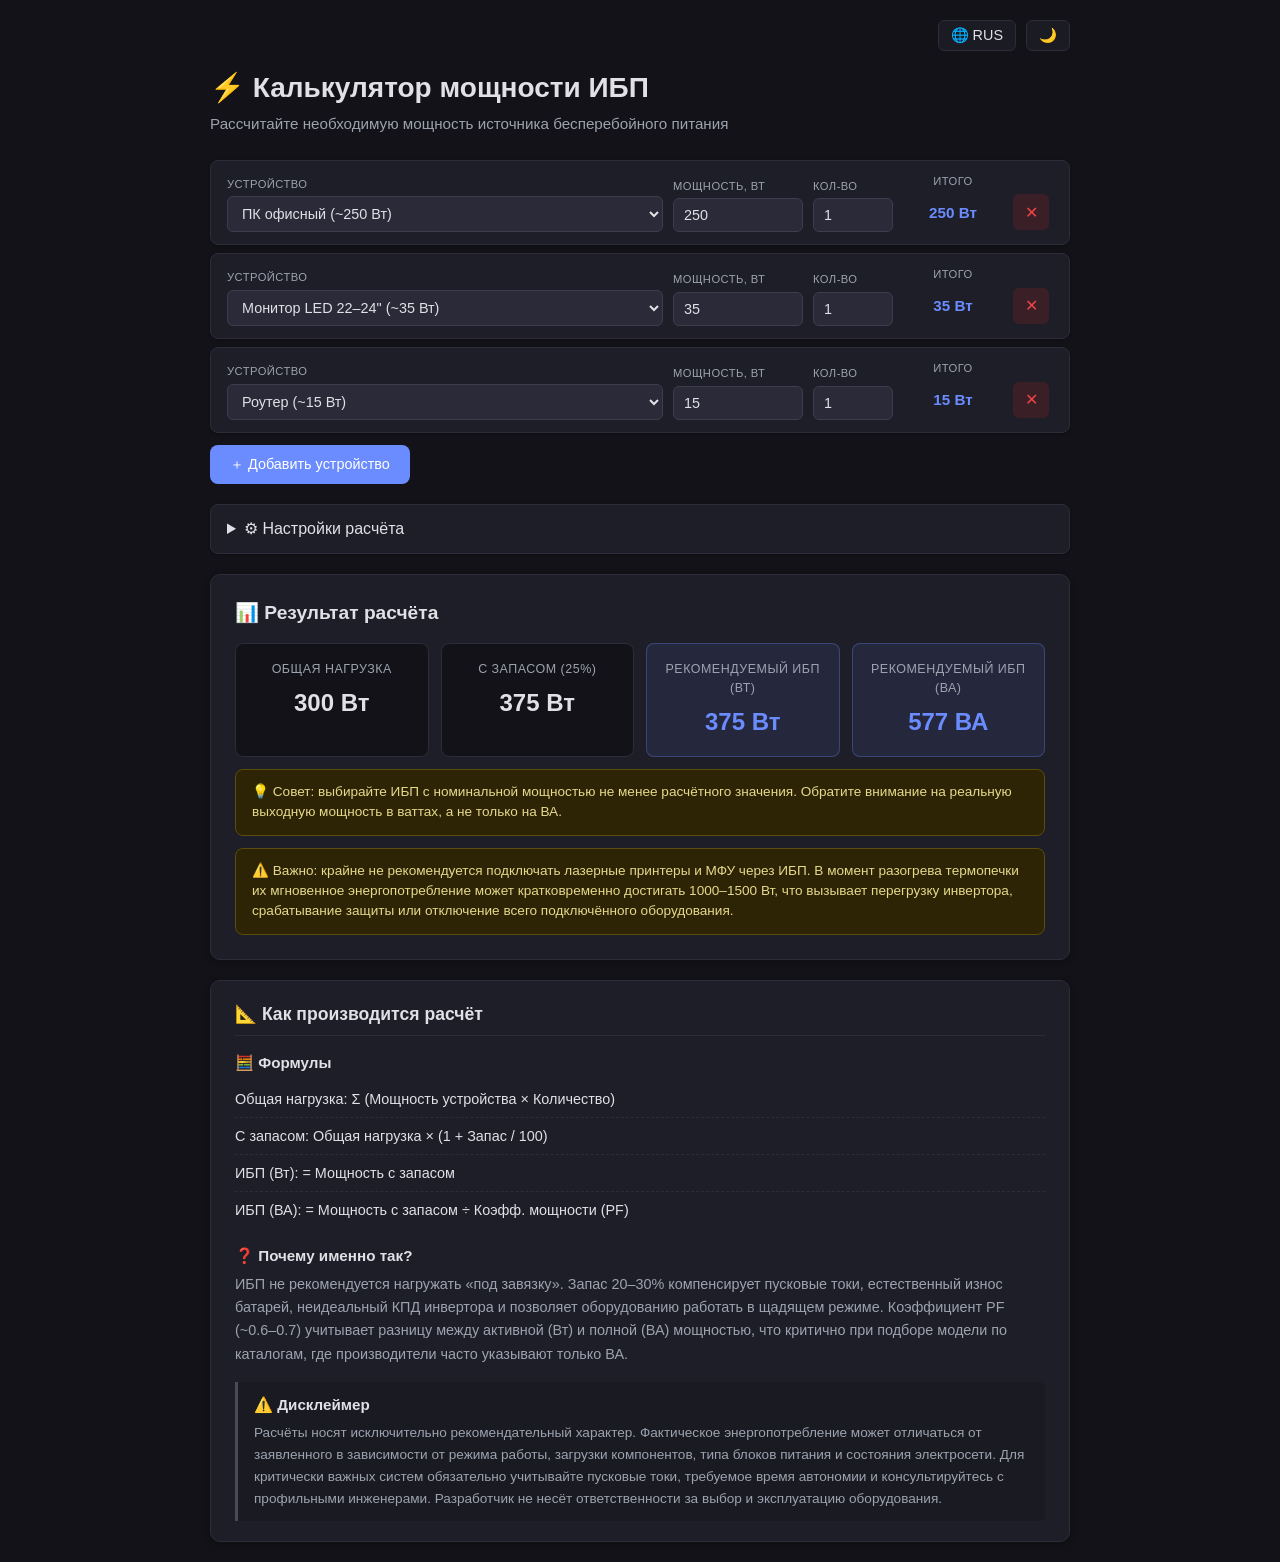
<file: index.html>
<!DOCTYPE html>
<html lang="ru">
<head>
    <meta charset="UTF-8">
    <meta name="viewport" content="width=device-width, initial-scale=1.0">
    <title data-i18n="pageTitle">Калькулятор мощности ИБП</title>
    <link rel="stylesheet" href="style.css">
</head>
<body>

<div class="container">
    <div class="top-bar">
        <button id="langToggle" class="toggle-btn" title="Switch Language">🌐 RUS</button>
        <button id="themeToggle" class="toggle-btn" title="Toggle Theme">🌙</button>
    </div>

    <h1 data-i18n="title">⚡ Калькулятор мощности ИБП</h1>
    <p class="subtitle" data-i18n="subtitle">Рассчитайте необходимую мощность источника бесперебойного питания</p>

    <div class="device-template" id="deviceTemplate" style="display:none;">
        <div class="device-row">
            <div class="device-name">
                <label data-i18n="deviceLabel">Устройство</label>
                <select class="device-select"></select>
                <input type="text" class="custom-name" data-i18n-placeholder="customNamePh" placeholder="Название..." style="display:none;">
            </div>

            <div class="device-watts">
                <label data-i18n="powerLabel">Мощность, Вт</label>
                <input type="number" class="watts-input" min="1" max="10000" value="0" data-i18n-placeholder="wattsPh" placeholder="Вт">
            </div>

            <div class="device-qty">
                <label data-i18n="qtyLabel">Кол-во</label>
                <input type="number" class="qty-input" min="1" max="100" value="1">
            </div>

            <div class="device-subtotal">
                <label data-i18n="totalLabel">Итого</label>
                <span class="subtotal-value">0 Вт</span>
            </div>

            <div class="device-actions">
                <button class="btn-remove" title="Удалить устройство">✕</button>
            </div>
        </div>
    </div>

    <div class="devices-list" id="devicesList"></div>

    <div class="toolbar">
        <button class="btn-add" id="btnAddDevice" data-i18n="addDevice">＋ Добавить устройство</button>
    </div>

    <div class="settings-panel">
        <details>
            <summary data-i18n="settingsSummary">⚙ Настройки расчёта</summary>
            <div class="settings-content">
                <div class="setting-row">
                    <label for="marginPercent" data-i18n="marginLabel">Запас мощности, %</label>
                    <input type="number" id="marginPercent" min="0" max="100" value="25">
                    <span class="hint" data-i18n="marginHint">Рекомендуется 20–30%</span>
                </div>
                <div class="setting-row">
                    <label for="powerFactor" data-i18n="pfLabel">Коэфф. мощности (PF)</label>
                    <input type="number" id="powerFactor" min="0.4" max="1" step="0.05" value="0.65">
                    <span class="hint" data-i18n="pfHint">Обычно 0.6–0.7 для линейно-интерактивных</span>
                </div>
            </div>
        </details>
    </div>

    <div class="results-panel" id="resultsPanel">
        <h2 data-i18n="resultsTitle">📊 Результат расчёта</h2>

        <div class="results-grid">
            <div class="result-card">
                <div class="result-label" data-i18n="totalLoad">Общая нагрузка</div>
                <div class="result-value" id="totalWatts">0 Вт</div>
            </div>
            <div class="result-card">
                <div class="result-label"><span data-i18n="withMargin">С запасом</span> (<span id="marginValue">25</span>%)</div>
                <div class="result-value" id="withMargin">0 Вт</div>
            </div>
            <div class="result-card highlight">
                <div class="result-label" data-i18n="recWatts">Рекомендуемый ИБП (Вт)</div>
                <div class="result-value" id="recWatts">0 Вт</div>
            </div>
            <div class="result-card highlight">
                <div class="result-label" data-i18n="recVA">Рекомендуемый ИБП (ВА)</div>
                <div class="result-value" id="recVA">0 ВА</div>
            </div>
        </div>

        <div class="result-note">
            <p data-i18n="tip">💡 Совет: выбирайте ИБП с номинальной мощностью не менее расчётного значения. Обратите внимание на реальную выходную мощность в ваттах, а не только на ВА.</p>
        </div>
        
        <!-- 👇 НОВЫЙ БЛОК: Предупреждение про принтеры/МФУ -->
        <div class="result-note">
            <p data-i18n="printerWarning">⚠️ Важно: крайне не рекомендуется подключать лазерные принтеры и МФУ через ИБП. В момент разогрева термопечки их мгновенное энергопотребление может кратковременно достигать 1000–1500 Вт, что вызывает перегрузку инвертора, срабатывание защиты или отключение всего подключённого оборудования.</p>
        </div>
    </div>

    <div class="calc-info-panel">
        <h3 data-i18n="calcInfoTitle">📐 Как производится расчёт</h3>
        
        <div class="calc-info-section">
            <h4 data-i18n="formulasTitle">🧮 Формулы</h4>
            <ul class="calc-formula-list">
                <li data-i18n="f1">Общая нагрузка: Σ (Мощность устройства × Количество)</li>
                <li data-i18n="f2">С запасом: Общая нагрузка × (1 + Запас / 100)</li>
                <li data-i18n="f3">ИБП (Вт): = Мощность с запасом</li>
                <li data-i18n="f4">ИБП (ВА): = Мощность с запасом ÷ Коэфф. мощности (PF)</li>
            </ul>
        </div>

        <div class="calc-info-section">
            <h4 data-i18n="whyTitle">❓ Почему именно так?</h4>
            <p data-i18n="whyText">ИБП не рекомендуется нагружать «под завязку». Запас 20–30% компенсирует пусковые токи, естественный износ батарей, неидеальный КПД инвертора и позволяет оборудованию работать в щадящем режиме. Коэффициент PF (~0.6–0.7) учитывает разницу между активной (Вт) и полной (ВА) мощностью, что критично при подборе модели по каталогам, где производители часто указывают только ВА.</p>
        </div>

        <div class="calc-info-section disclaimer-box">
            <h4 data-i18n="disclaimerTitle">⚠️ Дисклеймер</h4>
            <p data-i18n="disclaimerText">Расчёты носят исключительно рекомендательный характер. Фактическое энергопотребление может отличаться от заявленного в зависимости от режима работы, загрузки компонентов, типа блоков питания и состояния электросети. Для критически важных систем обязательно учитывайте пусковые токи, требуемое время автономии и консультируйтесь с профильными инженерами. Разработчик не несёт ответственности за выбор и эксплуатацию оборудования.</p>
        </div>
    </div>
</div>

<script src="script.js"></script>
</body>
</html>
</file>
<file: style.css>
/* ── CSS Переменные (Тёмная тема по умолчанию) ── */
:root {
    --bg: #121218;
    --text: #e0e0e6;
    --text-muted: #9ca3af;
    --card-bg: #1e1e28;
    --card-border: #2d2d3a;
    --input-bg: #2a2a38;
    --input-border: #3d3d4f;
    --input-text: #e0e0e6;
    --accent: #6b8cff;
    --accent-hover: #5a7be0;
    --accent-active: #4a6cf7;
    --highlight-bg: rgba(107, 140, 255, 0.1);
    --highlight-border: rgba(107, 140, 255, 0.3);
    --note-bg: #2c2405;
    --note-border: #5c4d0a;
    --note-text: #e6d98c;
    --disclaimer-bg: #1a1a22;
    --disclaimer-border: #4a4a5a;
    --shadow: rgba(0, 0, 0, 0.3);
    --topbar-bg: rgba(30, 30, 40, 0.8);
}

/* ── Светлая тема ── */
.light-theme {
    --bg: #f5f7fa;
    --text: #1a1a2e;
    --text-muted: #666;
    --card-bg: #fff;
    --card-border: #e0e4e9;
    --input-bg: #fafbfc;
    --input-border: #d1d5db;
    --input-text: #1a1a2e;
    --accent: #4a6cf7;
    --accent-hover: #3b5de7;
    --accent-active: #2c4bd8;
    --highlight-bg: #eef2ff;
    --highlight-border: #c7d2fe;
    --note-bg: #fffbeb;
    --note-border: #fde68a;
    --note-text: #92400e;
    --disclaimer-bg: #f8f9fa;
    --disclaimer-border: #9ca3af;
    --shadow: rgba(0, 0, 0, 0.08);
    --topbar-bg: rgba(255, 255, 255, 0.85);
}

/* ── Базовые стили ── */
*, *::before, *::after { box-sizing: border-box; margin: 0; padding: 0; }

body {
    font-family: -apple-system, BlinkMacSystemFont, "Segoe UI", Roboto, Helvetica, Arial, sans-serif;
    background: var(--bg);
    color: var(--text);
    line-height: 1.5;
    padding: 20px;
    transition: background-color 0.3s, color 0.3s;
}

.container { max-width: 860px; margin: 0 auto; }

/* ── Верхняя панель ── */
.top-bar {
    display: flex; justify-content: flex-end; gap: 10px; margin-bottom: 16px;
    position: sticky; top: 10px; z-index: 10;
}
.toggle-btn {
    background: var(--topbar-bg); border: 1px solid var(--card-border); color: var(--text);
    padding: 6px 12px; border-radius: 6px; cursor: pointer; font-size: 0.9rem;
    backdrop-filter: blur(6px); transition: all 0.2s;
}
.toggle-btn:hover { background: var(--card-bg); border-color: var(--accent); }

/* ── Заголовки ── */
h1 { font-size: 1.75rem; margin-bottom: 4px; }
.subtitle { color: var(--text-muted); margin-bottom: 24px; font-size: 0.95rem; }

/* ── Строка устройства ── */
.device-row {
    display: grid; grid-template-columns: 1fr 130px 80px 100px 40px; gap: 10px;
    align-items: end; padding: 12px 16px; background: var(--card-bg);
    border: 1px solid var(--card-border); border-radius: 8px; margin-bottom: 8px;
    box-shadow: 0 1px 3px var(--shadow); animation: fadeIn 0.2s ease;
}
@keyframes fadeIn {
    from { opacity: 0; transform: translateY(-8px); }
    to   { opacity: 1; transform: translateY(0); }
}
.device-row label {
    display: block; font-size: 0.7rem; text-transform: uppercase;
    letter-spacing: 0.04em; color: var(--text-muted); margin-bottom: 4px;
}
.device-row select,
.device-row input[type="text"],
.device-row input[type="number"] {
    width: 100%; padding: 8px 10px; border: 1px solid var(--input-border);
    border-radius: 6px; font-size: 0.9rem; background: var(--input-bg);
    color: var(--input-text); transition: border-color 0.2s;
}
.device-row select:focus,
.device-row input:focus {
    outline: none; border-color: var(--accent);
    box-shadow: 0 0 0 3px rgba(107, 140, 255, 0.15);
}
.device-name .custom-name { margin-top: 6px; }
.device-subtotal { text-align: center; }
.subtotal-value {
    display: block; padding: 8px 0; font-weight: 600;
    font-size: 0.95rem; color: var(--accent);
}
.btn-remove {
    display: flex; align-items: center; justify-content: center;
    width: 36px; height: 36px; border: none;
    background: rgba(220, 38, 38, 0.15); color: #ef4444;
    border-radius: 6px; cursor: pointer; font-size: 1rem;
    transition: background 0.15s; margin-bottom: 2px;
}
.btn-remove:hover { background: rgba(220, 38, 38, 0.3); }

/* ── Панель инструментов ── */
.toolbar { margin: 12px 0 20px; }
.btn-add {
    padding: 10px 20px; background: var(--accent); color: #fff; border: none;
    border-radius: 8px; font-size: 0.9rem; cursor: pointer; transition: background 0.15s;
}
.btn-add:hover { background: var(--accent-hover); }

/* ── Настройки ── */
.settings-panel { margin-bottom: 20px; }
.settings-panel details {
    background: var(--card-bg); border: 1px solid var(--card-border);
    border-radius: 8px; box-shadow: 0 1px 3px var(--shadow);
}
.settings-panel summary {
    padding: 12px 16px; cursor: pointer; font-weight: 500;
    user-select: none; color: var(--text);
}
.settings-content { padding: 0 16px 16px; display: grid; grid-template-columns: 1fr 1fr; gap: 16px; }
.setting-row { display: flex; flex-direction: column; gap: 4px; }
.setting-row label { font-size: 0.85rem; font-weight: 500; color: var(--text); }
.setting-row input {
    padding: 8px 10px; border: 1px solid var(--input-border); border-radius: 6px;
    width: 100px; font-size: 0.9rem; background: var(--input-bg); color: var(--input-text);
}
.hint { font-size: 0.75rem; color: var(--text-muted); margin-top: 2px; }

/* ── Результаты ── */
.results-panel {
    background: var(--card-bg); border: 1px solid var(--card-border);
    border-radius: 10px; padding: 24px; box-shadow: 0 2px 8px var(--shadow);
}
.results-panel h2 { font-size: 1.2rem; margin-bottom: 16px; color: var(--text); }
.results-grid {
    display: grid; grid-template-columns: repeat(auto-fit, minmax(180px, 1fr));
    gap: 12px; margin-bottom: 12px;
}
.result-card {
    background: var(--bg); border: 1px solid var(--card-border);
    border-radius: 8px; padding: 16px; text-align: center;
}
.result-card.highlight { background: var(--highlight-bg); border: 1px solid var(--highlight-border); }
.result-label {
    font-size: 0.78rem; text-transform: uppercase; letter-spacing: 0.04em;
    color: var(--text-muted); margin-bottom: 6px;
}
.result-value { font-size: 1.5rem; font-weight: 700; color: var(--text); }
.result-card.highlight .result-value { color: var(--accent); }

/* ── Советы и предупреждения ── */
.result-note {
    margin-top: 12px;
    background: var(--note-bg);
    border: 1px solid var(--note-border);
    border-radius: 8px;
    padding: 12px 16px;
    font-size: 0.85rem;
    color: var(--note-text);
}

/* ── Блок пояснений ── */
.calc-info-panel {
    margin-top: 20px; background: var(--card-bg); border: 1px solid var(--card-border);
    border-radius: 10px; padding: 20px 24px; box-shadow: 0 2px 8px var(--shadow);
}
.calc-info-panel h3 {
    font-size: 1.1rem; margin-bottom: 16px; color: var(--text);
    border-bottom: 1px solid var(--card-border); padding-bottom: 8px;
}
.calc-info-section { margin-bottom: 16px; }
.calc-info-section:last-child { margin-bottom: 0; }
.calc-info-section h4 { font-size: 0.95rem; margin-bottom: 6px; color: var(--text); }
.calc-formula-list { list-style: none; padding-left: 0; }
.calc-formula-list li {
    padding: 8px 0; border-bottom: 1px dashed var(--card-border);
    font-size: 0.9rem; line-height: 1.4; color: var(--text);
}
.calc-formula-list li:last-child { border-bottom: none; }
.calc-info-section p {
    font-size: 0.9rem; color: var(--text-muted); line-height: 1.6; margin-top: 4px;
}
.disclaimer-box {
    background: var(--disclaimer-bg); border-left: 3px solid var(--disclaimer-border);
    padding: 12px 16px; border-radius: 0 6px 6px 0;
}
.disclaimer-box p { color: var(--text-muted); font-size: 0.85rem; margin-top: 0; }

/* ── Адаптив ── */
@media (max-width: 700px) {
    .device-row { grid-template-columns: 1fr 1fr; gap: 8px; }
    .device-watts, .device-qty { grid-column: span 1; }
    .device-subtotal { grid-column: span 1; text-align: left; }
    .device-actions { grid-column: span 2; }
    .btn-remove { width: 100%; }
    .settings-content { grid-template-columns: 1fr; }
    .results-grid { grid-template-columns: 1fr 1fr; }
    .calc-info-panel { padding: 16px; }
    .calc-info-section h4 { font-size: 0.9rem; }
}
</file>
